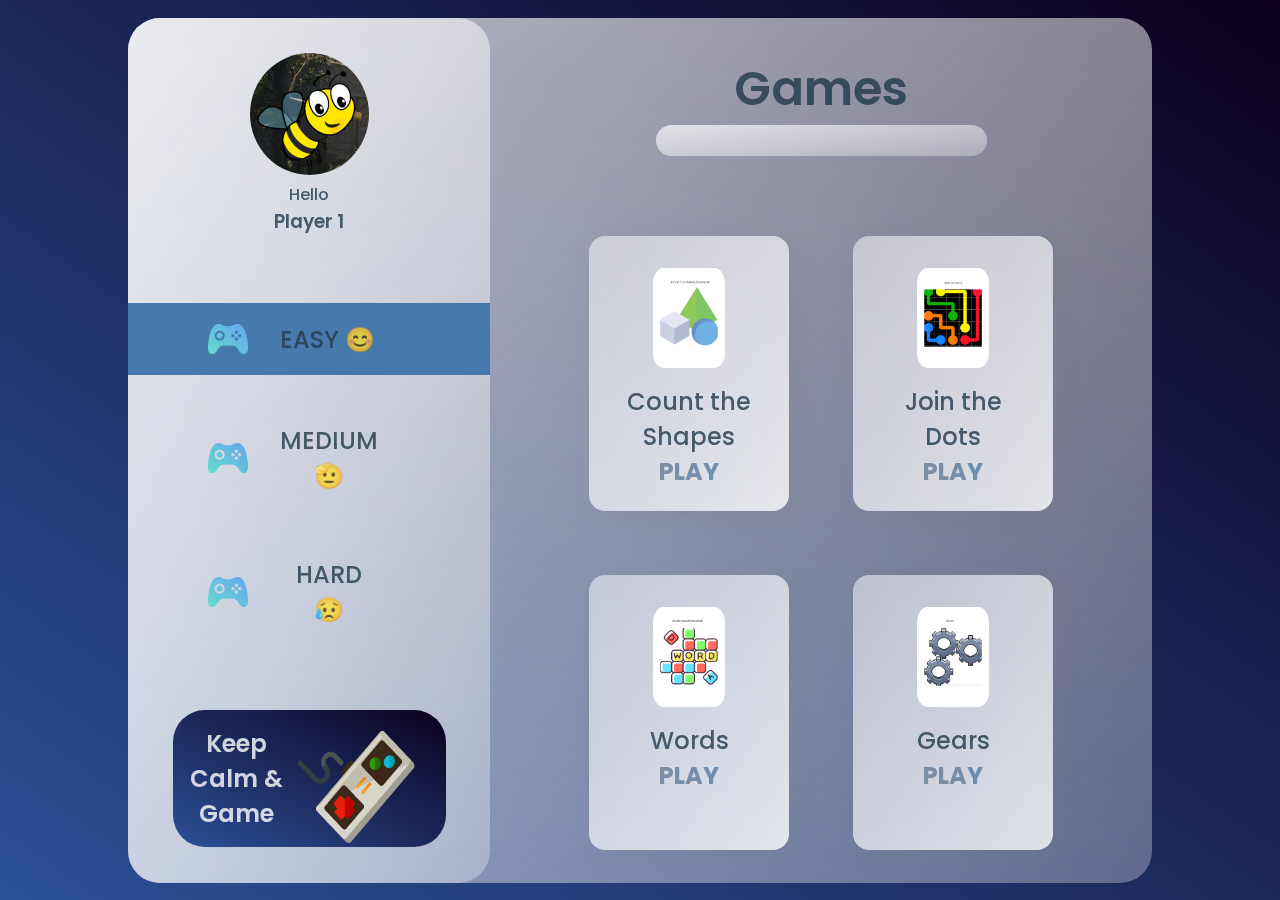
<file: game/index.html>
<!DOCTYPE html>
<html lang="en">
<head>
  <meta charset="UTF-8" />
  <meta name="viewport" content="width=device-width, initial-scale=1.0" />
  <title>Game</title>
  <link rel="preconnect" href="https://fonts.gstatic.com" />
  <link
    href="https://fonts.googleapis.com/css2?family=Poppins:wght@400;500;700&display=swap"
    rel="stylesheet"
  />
  <link rel="stylesheet" href="./style.css" />
</head>
<body>
  <main>
    <section class="glass">
      <div class="dashboard">
        <div class="user">
          <img src="./images/avatar.png" alt="" />
          <p>Hello</p>
          <h3>Player 1</h3>
        </div>
        <div class="links">
          <div class="link">
            <img src="./images/upcoming.png" alt="" />
            <h2>EASY 😊</h2>
          </div>
          <div class="link">
            <img src="./images/upcoming.png" alt="" />
            <h2>MEDIUM 🫡</h2>
          </div>
          <div class="link">
            <img src="./images/upcoming.png" alt="" />
            <h2>HARD 😥</h2>
          </div>
        </div>
        <div class="pro">
          <h2>Keep Calm & Game</h2>
          <img src="./images/controller.png" alt="" />
        </div>
      </div>
      <div class="games">
        <div class="status">
          <h1>Games</h1>
          <input type="text" />
        </div>
        <div class="cards">
          <div class="card">
            <img src="./images/count the shapes.jpg" alt="" />
            <div class="card-info">
              <h2>Count the shapes</h2>
              <p>short discription</p>
              <!-- <div class="progress"></div> -->
            </div>
            <h2 class="percentage"><a href="">PLAY</a></h2>
          </div>
          <div class="card">
            <img src="./images/join the dots.jpg" alt="" />
            <div class="card-info">
              <h2>Join the dots</h2>
              <p>shot discription</p>
              <!-- <div class="progress"></div> -->
            </div>
            <h2 class="percentage"><a href="">PLAY</a></h2>
          </div>
          <div class="card">
            <img src="./images/word.jpg" alt="" />
            <div class="card-info">
              <h2>Words</h2>
              <p>shot discription</p>
              <!-- <div class="progress"></div> -->
            </div>
            <h2 class="percentage"><a href="">PLAY</a></h2>
          </div>
          <div class="card">
            <img src="./images/gears.jpg" alt="" />
            <div class="card-info">
              <h2>Gears</h2>
              <p>shot discription</p>
              <!-- <div class="progress"></div> -->
            </div>
            <h2 class="percentage"><a href="">PLAY</a></h2>
          </div>
        </div>
      </div>
    </section>
  </main>
  <div class="circle1"></div>
  <div class="circle2"></div>
  <script src="script.js"></script>
</body>
</html>
</file>
<file: game/style.css>
/* Updated CSS */
* {
  margin: 0;
  padding: 0;
  box-sizing: border-box;
}
html,
body {
  overflow: hidden;
}

h1,
h2,
p,
h3 {
  color: #223a4d;
  opacity: 0.8;
}

h1 {
  font-weight: 600;
  font-size: 3rem;
}

h2,
p {
  font-weight: 500;
}

h3 {
  font-weight: 600;
}

.user img {
  width: 119px;
  border-radius: 50%;
}

main {
  font-family: "Poppins", sans-serif;
  min-height: 100vh;
  background: linear-gradient(to right top, #2b5096, #0c001e);
  display: flex;
  align-items: center;
  justify-content: center;
}

.glass {
  background: white;
  height: 865px;
  width: 80%;
  background: linear-gradient(
    to right bottom,
    rgba(255, 255, 255, 0.7),
    rgba(255, 255, 255, 0.3)
  );
  border-radius: 2rem;
  z-index: 2;
  backdrop-filter: blur(2rem);
  display: flex;
  animation: fade-in 1s ease-in-out;
}

.circle1,
.circle2 {
  background: white;
  background: linear-gradient(
    to right bottom,
    rgba(255, 255, 255, 0.8),
    rgba(255, 255, 255, 0.3)
  );
  height: 20rem;
  width: 20rem;
  position: absolute;
  border-radius: 50%;
  animation: move-horizontally 10s linear infinite alternate;
}

.circle1 {
  top: 5%;
  left: -20rem;
}

.circle2 {
  bottom: 5%;
  right: -20rem;
}

.dashboard {
  flex: 1;
  display: flex;
  flex-direction: column;
  align-items: center;
  justify-content: space-evenly;
  text-align: center;
  background: linear-gradient(
    to right bottom,
    rgba(255, 255, 255, 0.7),
    rgba(255, 255, 255, 0.3)
  );
  border-radius: 2rem;
}

.link {
  display: flex;
  margin: 2rem 0rem;
  padding: 1rem 5rem;
  align-items: center;
  animation: slide-up 1s ease-in-out;
}

.link h2 {
  padding: 0rem 2rem;
}

.games {
  flex: 2;
  animation: fade-in 1s ease-in-out;
  text-align: center;
}

.pro {
  background: linear-gradient(to right top, #2b5096, #0c001e);
  border-radius: 2rem;
  color: white;
  padding: 1rem;
  position: relative;
  animation: fade-in 1s ease-in-out;
}

.pro img {
  position: absolute;
  top: -10%;
  right: 10%;
}

.pro h2 {
  width: 40%;
  color: white;
  font-weight: 600;
}

.status {
  margin-block-start: 35px;
  margin-bottom: 3rem;
  animation: slide-up 1s ease-in-out;
}

.status input {
  background: linear-gradient(
    to right bottom,
    rgba(255, 255, 255, 0.7),
    rgba(255, 255, 255, 0.3)
  );
  border: none;
  width: 50%;
  padding: 0.5rem;
  border-radius: 2rem;
}

.cards {
  display: flex;
  flex-wrap: wrap;
  justify-content: center;
  animation: slide-up 1s ease-in-out;
  text-align: center;

}

.card {
  display: flex;
  flex-direction: column;
  align-items: center;
  background: linear-gradient(
    to left top,
    rgba(255, 255, 255, 0.8),
    rgba(255, 255, 255, 0.5)
  );
  border-radius: 1rem;
  margin: 2rem;
  padding: 2rem;
  box-shadow: 6px 6px 20px rgba(122, 122, 122, 0.212);
  animation: slide-up 1s ease-in-out;
  width: 200px;
  height: 275px;
  cursor: pointer;
  transition: transform 0.3s ease-in-out;
  
}

.card:hover {
  transform: scale(1.05);
}

.card img {
  max-width: 150px;
  max-height: 100px;
  border-radius: 15%;
}

.card-info {
  display: flex;
  flex-direction: column;
  align-items: center;
  margin-top: 1rem;
}

.percentage {
  font-weight: bold;
  background: linear-gradient(to right top, #777e8d, #467aad);
  -webkit-background-clip: text;
  -webkit-text-fill-color: transparent;
}

.highlighted {
  background-color: #467aad;
}

/* Animations */
@keyframes fade-in {
  from {
    opacity: 0;
  }
  to {
    opacity: 1;
  }
}

@keyframes slide-up {
  from {
    transform: translateY(100px);
    opacity: 0;
  }
  to {
    transform: translateY(0);
    opacity: 1;
  }
}

@keyframes move-horizontally {
  0% {
    transform: translateX(-20rem);
  }
  50% {
    transform: translateX(20rem);
  }
  100% {
    transform: translateX(-20rem);
  }
}
</file>
